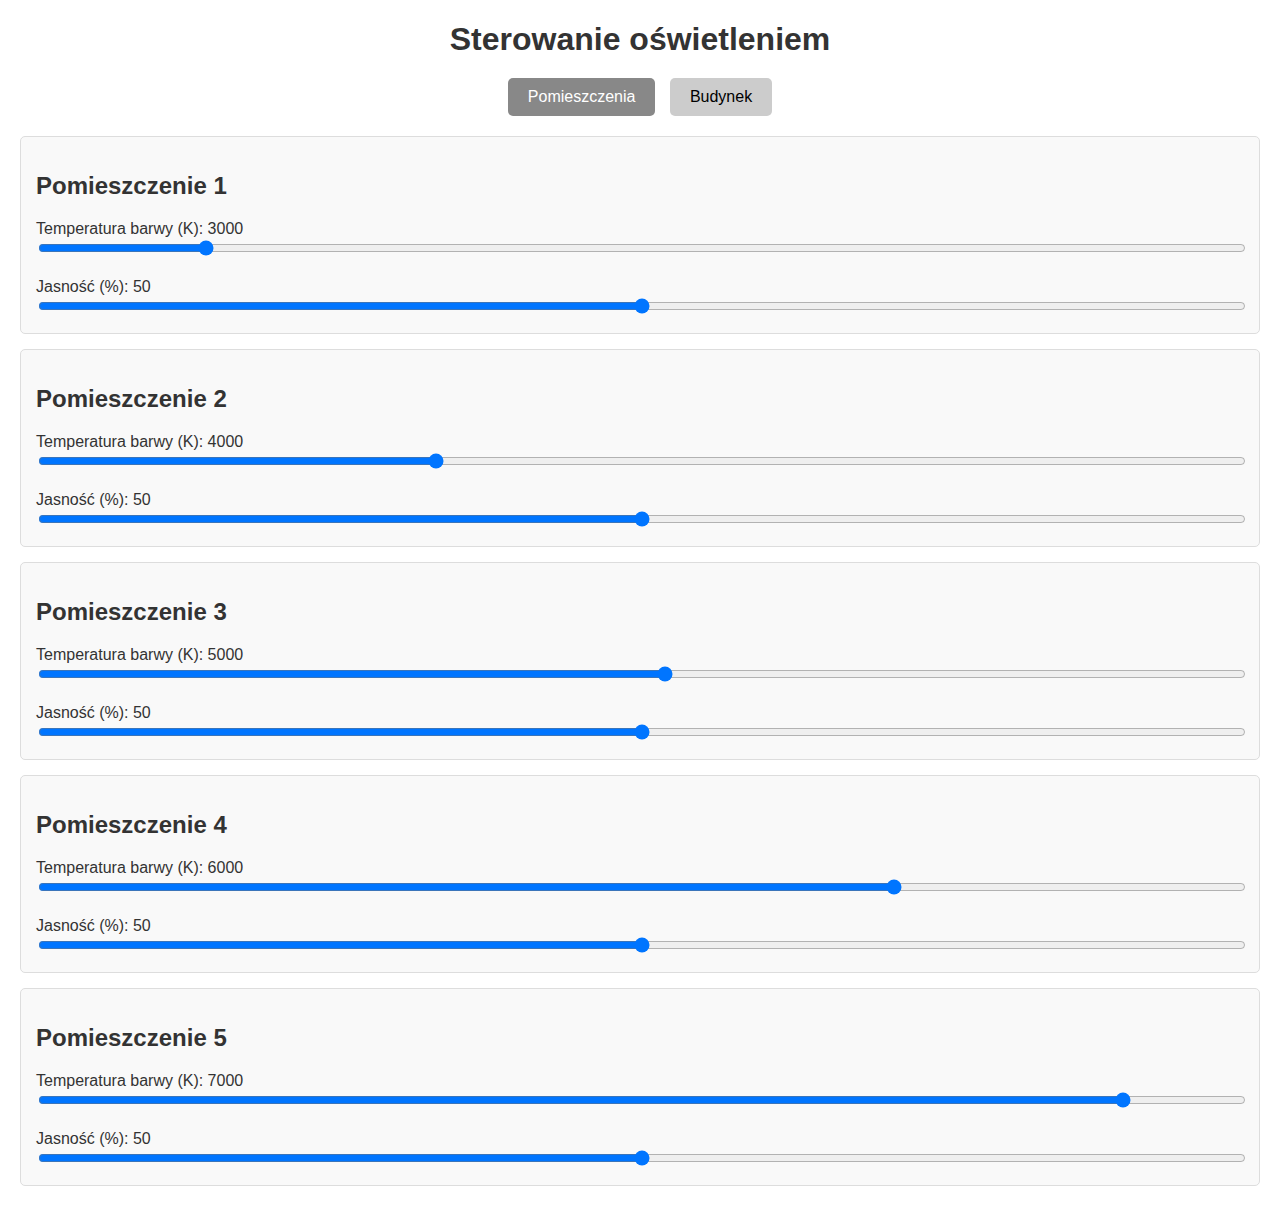
<file: web/public/index.html>
<!DOCTYPE html>
<html lang="pl">
<head>
    <meta charset="UTF-8">
    <meta name="viewport" content="width=device-width, initial-scale=1, shrink-to-fit=no">
    <title>Sterowanie oświetleniem</title>
    <link rel="stylesheet" href="css/main.css">
    <script src="js/script.js" defer></script>
</head>
<body>
  <h1>Sterowanie oświetleniem</h1>

  <div class="tabs">
    <button class="tab-button active" data-tab="rooms">Pomieszczenia</button>
    <button class="tab-button" data-tab="building">Budynek</button>
  </div>

  <div class="tab-content" id="rooms" style="display:block;">
    <div id="roomsContainer"></div>
  </div>
  <div class="tab-content" id="building">
    <div class="card">
      <label>Temperatura barwy budynku (K): <span id="buildingCctVal">5000</span></label><br>
      <input type="range" id="buildingCctRange" min="2300" max="7500" value="5000" />
    </div>
    <div class="card">
      <label>Jasność budynku (%): <span id="buildingBrightVal">50</span></label><br>
      <input type="range" id="buildingBrightRange" min="0" max="100" value="50" />
    </div>
    <div class="card">
      <button id="alarmBtn" class="alarm">Alarm</button>
      <button id="evacBtn" class="evacuation">Ewakuacja</button>
    </div>
  </div>

  <!-- <p id="result"></p> -->
</body>
</html>
</file>
<file: web/public/css/main.css>
body {
    font-family: Arial, sans-serif;
    margin: 20px;
    color: #333;
  }
  
  h1 {
    text-align: center;
    margin-bottom: 20px;
  }
  
  .tabs {
    text-align: center;
    margin-bottom: 20px;
  }
  
  .tab-button {
    background: #ccc;
    border: none;
    padding: 10px 20px;
    cursor: pointer;
    font-size: 16px;
    outline: none;
    margin: 0 5px;
  }
  
  .tab-button.active {
    background: #888;
    color: #fff;
  }
  
  .tab-content {
    display: none;
  }
  
  .card {
    background: #f9f9f9;
    border-radius: 5px;
    padding: 15px;
    margin-bottom: 15px;
    border: 1px solid #ddd;
  }
  
  input[type=range] {
    width: 100%;
  }
  
  button {
    padding: 10px 20px;
    border: none;
    cursor: pointer;
    font-size: 16px;
    border-radius: 5px;
  }
  
  button.alarm {
    background: #d9534f;
    color: #fff;
  }
  
  button.evacuation {
    background: #5cb85c;
    color: #fff;
  }
  
  #result {
    margin-top: 20px;
    font-weight: bold;
    color: #d9534f;
    text-align: center;
  }
</file>
